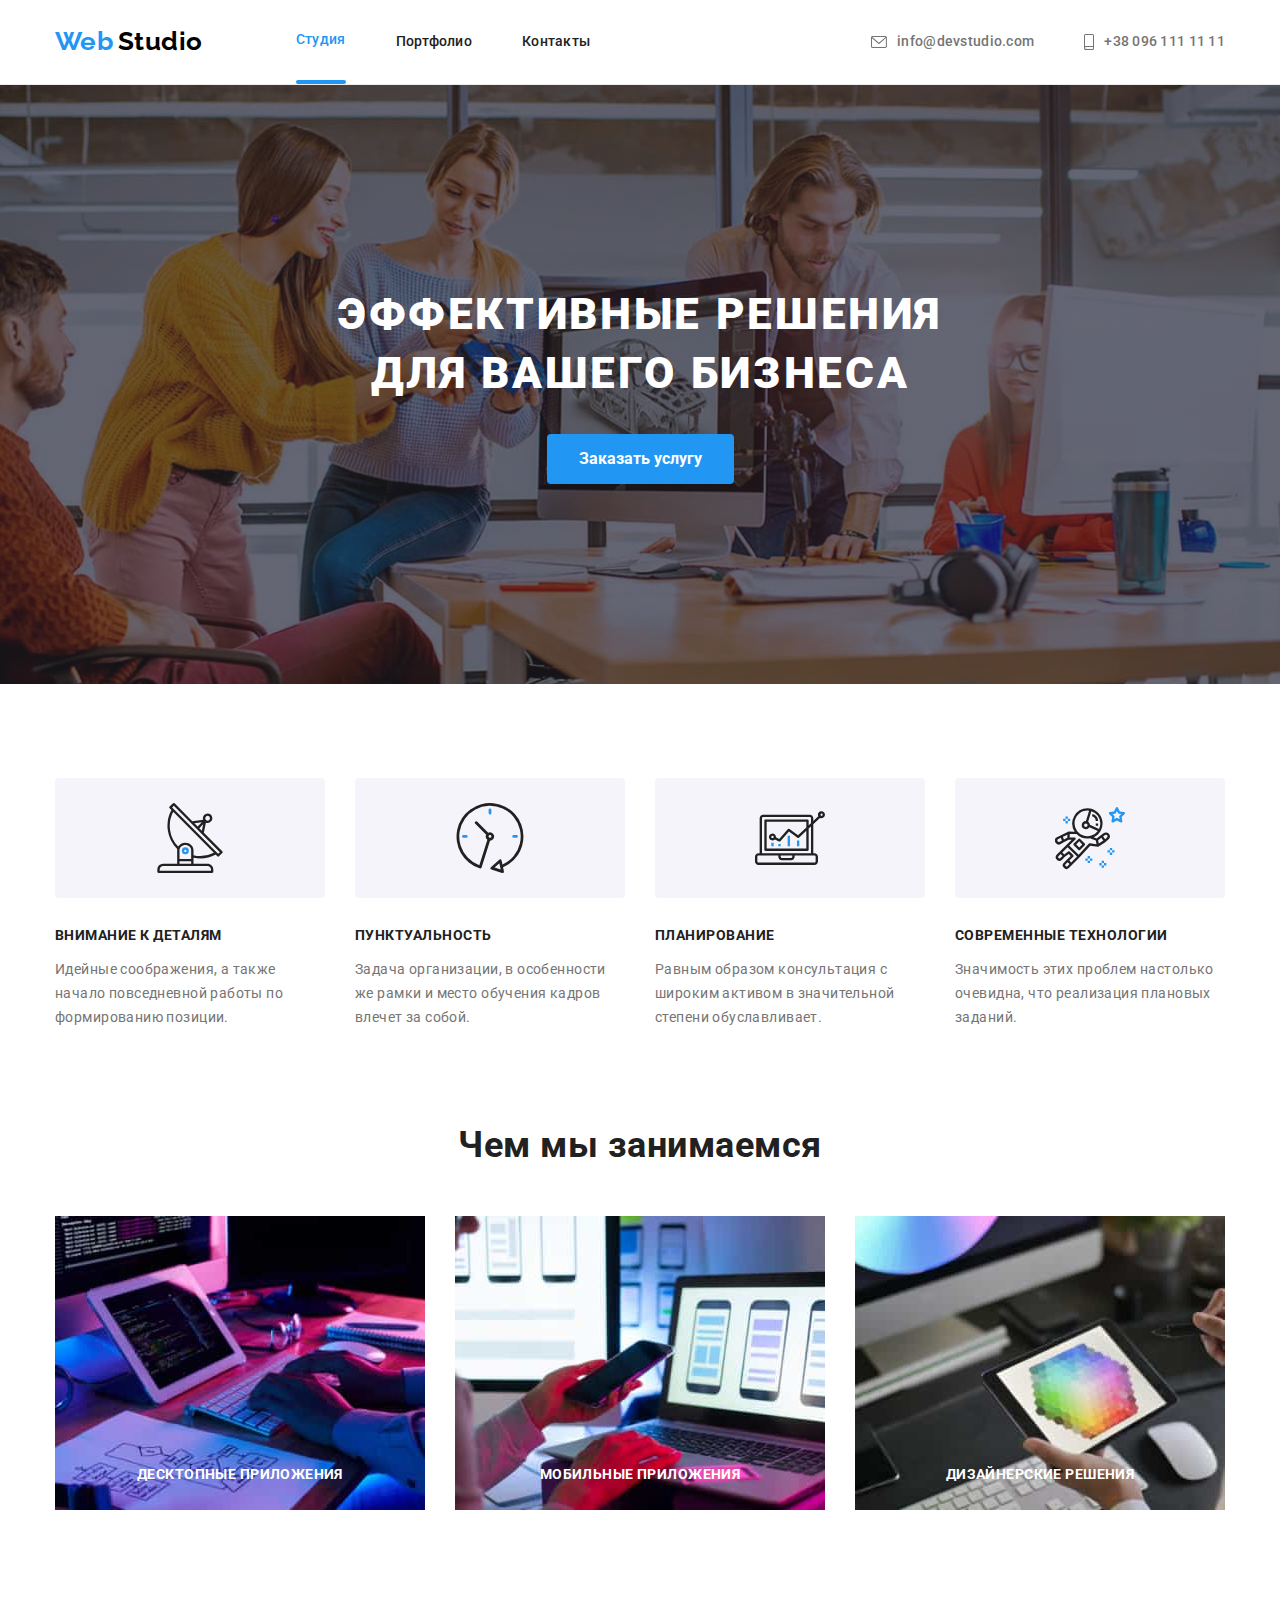
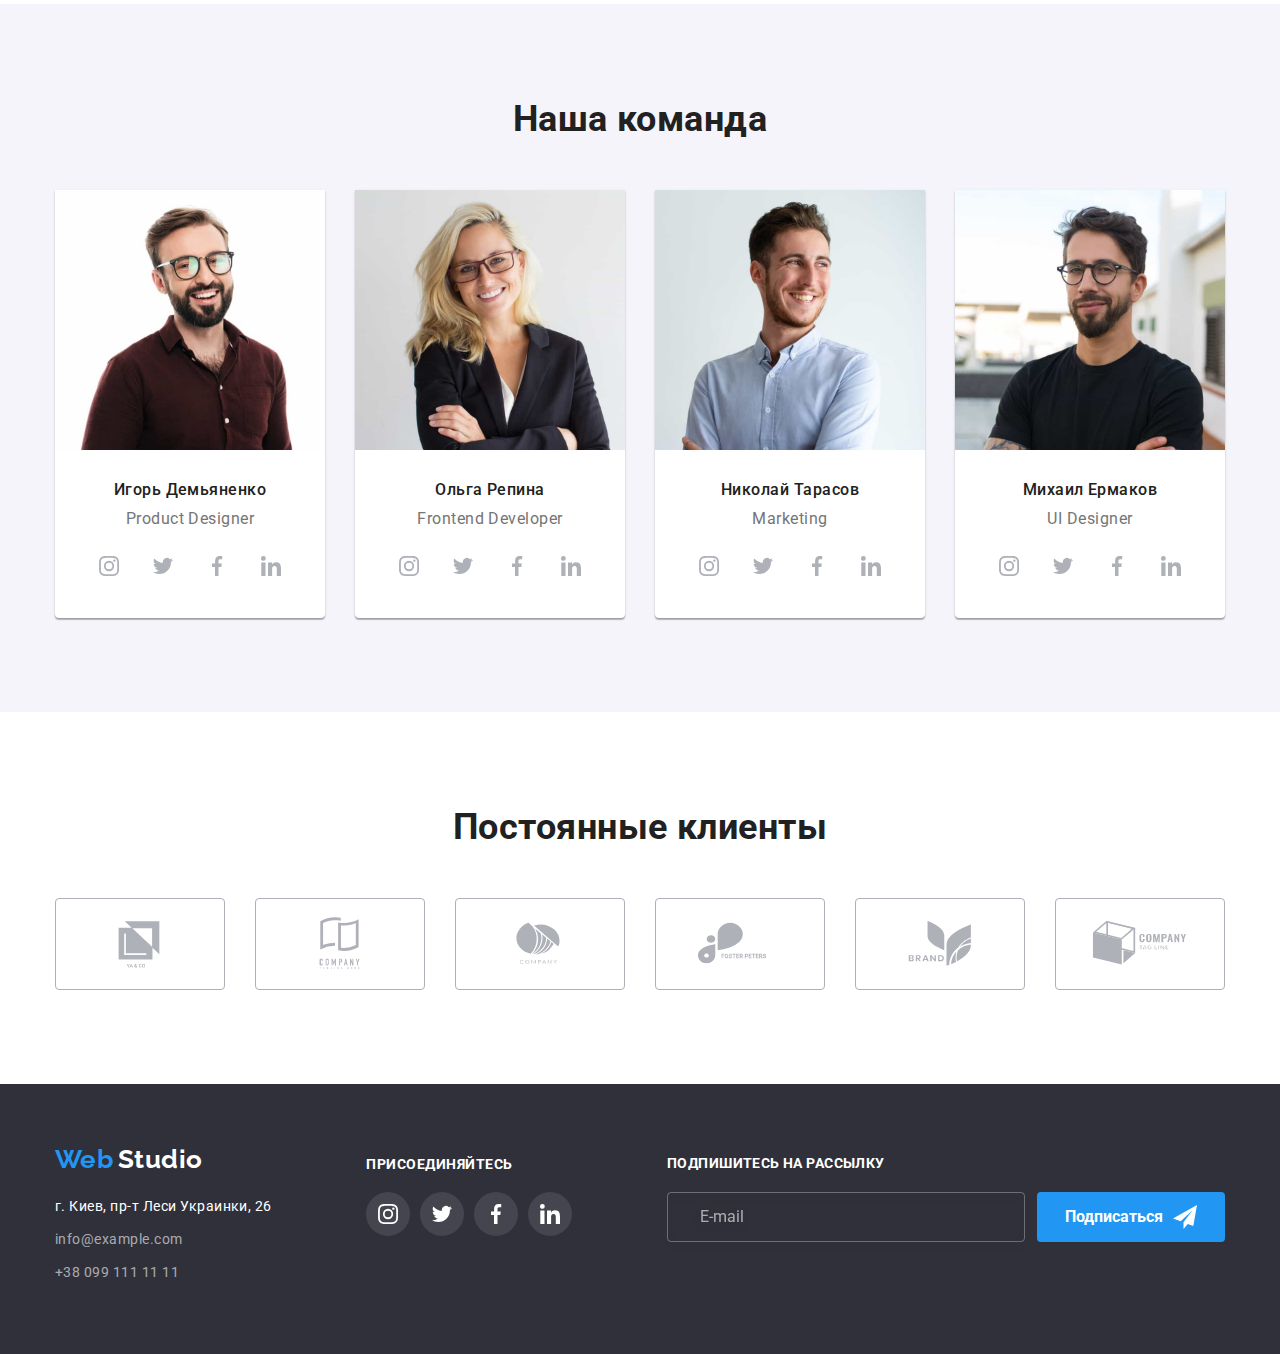
<file: index.html>
<!DOCTYPE html>
<html lang="ru">

<head>
    <meta charset="UTF-8">
    <meta http-equiv="X-UA-Compatible" content="IE=edge">
    <meta name="viewport" content="width=device-width, initial-scale=1.0">
    <link
        href="https://fonts.googleapis.com/css2?family=Raleway:wght@700&family=Roboto:wght@400;500;700;900&display=swap"
        rel="stylesheet" />
    <link rel="stylesheet"
        href="https://cdnjs.cloudflare.com/ajax/libs/modern-normalize/1.1.0/modern-normalize.min.css" />
    <link rel="stylesheet" href="./css/styles.css">
    <title>Студия</title>
</head>

<body>
    <header class="header">
        <nav class="container main-nav">
            <a href="./index.html" class="logo-header">
                <span class="first-word">Web</span> <span class="second-word">Studio</span>
            </a>
            <ul class="site-nav list">
                <li class="item"><a class="link current" href="./index.html">Студия</a></li>
                <li class="item"><a class="link" href="./portfolio.html">Портфолио</a></li>
                <li class="item"><a class="link" href="#Контакты">Контакты</a></li>
            </ul>
            <ul class="site-auto list">
                <li class="item">
                    <a class="contakt-link link" href="mailto:info@devstudio.com">
                        <svg class="icon-envelope" width="16" height="12">
                            <use href="./images/icons1.svg#icon-envelope"></use>
                        </svg>
                        info@devstudio.com
                    </a>
                </li>
                <li class="item">
                    <a class="contakt-link link" href="tel:+380961111111">
                        <svg class="icon-smartphone" width="10" height="16">
                            <use href="./images/icons1.svg#icon-smartphone"></use>
                        </svg>
                        +38 096 111 11 11
                    </a>
                </li>
            </ul>
        </nav>
    </header>

    <main class="main">
        <section class="hero">
            <div class="hero-background">
                <h1 class="hero-title">
                    Эффективные решения <br />
                    для вашего бизнеса
                </h1>
                <button class="button primary" type="button" data-modal-open>Заказать услугу </button>
            </div>
        </section>

        <section class="benefits-section">
            <div class="container">
                <h2 id="Нашипреемущества" class="section-title visually-hidden">Наши преемущества</h2>
                <ul class="feature-list list">
                    <li class="item">
                        <div class="icon-benefits">
                            <svg width="70" height="70">
                                <use href="./images/symbol-defs 2.svg#icon-antenna-1"></use>
                            </svg>
                        </div>
                        <h3 class="title">Внимание к деталям</h3>
                        <p class="text">Идейные соображения, а также начало повседневной работы по формированию
                            позиции.
                        </p>
                    </li>
                    <li class="item ">
                        <div class="icon-benefits">
                            <svg width="70" height="70">
                                <use href="./images/symbol-defs 2.svg#icon-clock-1"></use>
                            </svg>
                        </div>
                        <h3 class="title">Пунктуальность</h3>
                        <p class="text">Задача организации, в особенности же рамки и место обучения кадров влечет за
                            собой.</p>
                    </li>
                    <li class="item">
                        <div class="icon-benefits">
                            <svg width="70" height="70">
                                <use href="./images/symbol-defs 2.svg#icon-diagram-1"></use>
                            </svg>
                        </div>
                        <h3 class="title">Планирование</h3>
                        <p class="text">Равным образом консультация с широким активом в значительной степени
                            обуславливает.</p>
                    </li>
                    <li class="item">
                        <div class="icon-benefits">
                            <svg width="70" height="70">
                                <use href="./images/symbol-defs 2.svg#icon-astronaut-1"></use>
                            </svg>
                        </div>
                        <h3 class="title">Современные технологии</h3>
                        <p class="text">Значимость этих проблем настолько очевидна, что реализация плановых заданий.</p>
                    </li>
                </ul>
            </div>
        </section>
        <section class="work-section">
            <div class="container">
                <h2 class="section-title">Чем мы занимаемся</h2>
                <ul class="work-list list">
                    <li class="item">
                        <div class="work-thumb">
                            <img src="./images/box1.jpg" width="370" height="294" alt="сздание труктуры сайтов" />
                            <div class="label">
                                <p class="text-label">Десктопные приложения</p>
                            </div>
                        </div>
                    </li>
                    <li class="item">
                        <div class="work-thumb">
                            <img src="./images/box2.jpg" width="370" height="294"
                                alt="разработка сайтов под все типы гаджетов">
                            <div class="label">
                                <p class="text-label">Мобильные приложения</p>
                            </div>
                        </div>
                    </li>
                    <li class="item">
                        <div class="work-thumb"><img src="./images/box3.jpg" width="370" height="294"
                                alt="оформление сайтов">
                            <div class="label">
                                <p class="text-label">Дизайнерские решения</p>
                            </div>
                        </div>
                    </li>
                </ul>
            </div>
        </section>
        <!-- ********* -->
        <section class="section team">
            <div class="container team-conteiner">
                <h2 class="section-title">Наша команда</h2>
                <ul class="team-list list">
                    <li class="item">
                        <img class="img" src="./images/foto1.jpg" width="270" height="260" alt="Фото Игоря Демяненко">
                        <div class="team-img">
                            <h3 class="title-img">Игорь Демьяненко</h3>
                            <p class="text-img">Product Designer</p>
                            <!-- social -->
                            <ul class="social-list list">
                                <li class="item">
                                    <button class="button-link" type="button">
                                        <svg class="button-icon" width="20" height="20">
                                            <use href="./images/icons/icons1.svg#icon-instagram">
                                            </use>
                                        </svg>
                                    </button>
                                </li>

                                <li class="item">
                                    <button class="button-link" type="button">
                                        <svg class="button-icon" width="20" height="20">
                                            <use href="./images/icons/icons1.svg#icon-twitter">
                                            </use>
                                        </svg>
                                    </button>
                                </li>

                                <li class="item">
                                    <button class="button-link" type="button">
                                        <svg class="button-icon" width="20" height="20">
                                            <use href="./images/icons/icons1.svg#icon-facebook">
                                            </use>
                                        </svg>
                                    </button>
                                </li>

                                <li class="item">
                                    <button class="button-link" type="button">
                                        <svg class="button-icon" width="20" height="20">
                                            <use href="./images/icons/icons1.svg#icon-linkedin">
                                            </use>
                                        </svg>
                                    </button>
                                </li>
                            </ul>

                        </div>
                    </li>
                    <li class="item">
                        <img class="img" src="./images/foto2.jpg" width="270" height="260" alt="Фото Ольги Репиной">
                        <div class="team-img">
                            <h3 class="title-img">Ольга Репина</h3>
                            <p class="text-img">Frontend Developer</p>
                            <!-- social -->
                            <ul class="social-list list">
                                <li class="item">
                                    <button class="button-link" type="button">
                                        <svg class="button-icon" width="20" height="20">
                                            <use href="./images/icons/icons1.svg#icon-instagram">
                                            </use>
                                        </svg>
                                    </button>
                                </li>

                                <li class="item">
                                    <button class="button-link" type="button">
                                        <svg class="button-icon" width="20" height="20">
                                            <use href="./images/icons/icons1.svg#icon-twitter">
                                            </use>
                                        </svg>
                                    </button>
                                </li>

                                <li class="item">
                                    <button class="button-link" type="button">
                                        <svg class="button-icon" width="20" height="20">
                                            <use href="./images/icons/icons1.svg#icon-facebook">
                                            </use>
                                        </svg>
                                    </button>
                                </li>

                                <li class="item">
                                    <button class="button-link" type="button">
                                        <svg class="button-icon" width="20" height="20">
                                            <use href="./images/icons/icons1.svg#icon-linkedin">
                                            </use>
                                        </svg>
                                    </button>
                                </li>
                            </ul>
                        </div>
                    </li>
                    <li class="item">
                        <img class="img" src="./images/foto3.jpg" width="270" height="260" alt="Фото Николая Тарасова">
                        <div class="team-img">
                            <h3 class="title-img">Николай Тарасов</h3>
                            <p class="text-img">Marketing</p>
                            <!-- social -->
                            <ul class="social-list list">
                                <li class="item">
                                    <button class="button-link" type="button">
                                        <svg class="button-icon" width="20" height="20">
                                            <use href="./images/icons/icons1.svg#icon-instagram">
                                            </use>
                                        </svg>
                                    </button>
                                </li>

                                <li class="item">
                                    <button class="button-link" type="button">
                                        <svg class="button-icon" width="20" height="20">
                                            <use href="./images/icons/icons1.svg#icon-twitter">
                                            </use>
                                        </svg>
                                    </button>
                                </li>

                                <li class="item">
                                    <button class="button-link" type="button">
                                        <svg class="button-icon" width="20" height="20">
                                            <use href="./images/icons/icons1.svg#icon-facebook">
                                            </use>
                                        </svg>
                                    </button>
                                </li>

                                <li class="item">
                                    <button class="button-link" type="button">
                                        <svg class="button-icon" width="20" height="20">
                                            <use href="./images/icons/icons1.svg#icon-linkedin">
                                            </use>
                                        </svg>
                                    </button>
                                </li>
                            </ul>
                        </div>
                    </li>
                    <li class="item">
                        <img class="img" src="./images/foto4.jpg" width="270" height="260" alt="Фото Михаила Ермакова">
                        <div class="team-img">
                            <h3 class="title-img">Михаил Ермаков</h3>
                            <p class="text-img">UI Designer</p>
                            <!-- social -->
                            <ul class="social-list list">
                                <li class="item">
                                    <button class="button-link" type="button">
                                        <svg class="button-icon" width="20" height="20">
                                            <use href="./images/icons/icons1.svg#icon-instagram">
                                            </use>
                                        </svg>
                                    </button>
                                </li>

                                <li class="item">
                                    <button class="button-link" type="button">
                                        <svg class="button-icon" width="20" height="20">
                                            <use href="./images/icons/icons1.svg#icon-twitter">
                                            </use>
                                        </svg>
                                    </button>
                                </li>

                                <li class="item">
                                    <button class="button-link" type="button">
                                        <svg class="button-icon" width="20" height="20">
                                            <use href="./images/icons/icons1.svg#icon-facebook">
                                            </use>
                                        </svg>
                                    </button>
                                </li>

                                <li class="item">
                                    <button class="button-link" type="button">
                                        <svg class="button-icon" width="20" height="20">
                                            <use href="./images/icons/icons1.svg#icon-linkedin">
                                            </use>
                                        </svg>
                                    </button>
                                </li>
                            </ul>
                        </div>
                    </li>
                </ul>
            </div>
        </section>
        <section class="clients">
            <div class="container">
                <h2 class="section-title">Постоянные клиенты</h2>
                <ul class="clients-list list">
                    <li class="clients-item">
                        <a href="#" class="button-client">
                            <svg class="icon" width="106" height="60">
                                <use href="./images/icons/icons1.svg#icon-company-1"></use>
                            </svg>
                        </a>
                    </li>
                    <li class="clients-item">
                        <a href="#" class="button-client">
                            <svg class="icon" width="106" height="60">
                                <use href="./images/icons/icons1.svg#icon-company-2"></use>
                            </svg>
                        </a>
                    </li>
                    <li class="clients-item">
                        <a href="#" class="button-client">
                            <svg class="icon" width="106" height="60">
                                <use href="./images/icons/icons1.svg#icon-company-3"></use>
                            </svg>
                        </a>
                    </li>
                    <li class="clients-item">
                        <a href="#" class="button-client">
                            <svg class="icon" width="106" height="60">
                                <use href="./images/icons/icons1.svg#icon-company-4"></use>
                            </svg>
                        </a>
                    </li>
                    <li class="clients-item">
                        <a href="#" class="button-client">
                            <svg class="icon" width="106" height="60">
                                <use href="./images/icons/icons1.svg#icon-company-5"></use>
                            </svg>
                        </a>
                    </li>
                    <li class="clients-item">
                        <a href="#" class="button-client">
                            <svg class="icon" width="106" height="60">
                                <use href="./images/icons/icons1.svg#icon-company-6"></use>
                            </svg>
                        </a>
                    </li>
                </ul>
            </div>
        </section>
    </main>
    <footer class="footer">
        <div class="container">
            <div class="contact-info">
                <div class="footer-container">
                    <a class="logo-footer" href="./index.html">
                        <span class="first-word">Web</span>
                        <span class="second-word">Studio
                        </span>
                    </a>
                    <address class="addres">
                        <p class="addres-text">г. Киев, пр-т Леси Украинки, 26</p>
                        <a class="addres-link" href="mailto:">info@example.com</a>
                        <a class="addres-link" href="tel:+380961111111">+38 099 111 11 11</a>
                    </address>
                </div>
            </div>
            <section class="footer-section">
                <div class="footer-container">
                    <h2 class="footer-title">присоединяйтесь</h2>
                    <ul class="networks-list list">
                        <li class="icon">
                            <button class="button-link" type="button">
                                <svg class="button-icon" width="20" height="20">
                                    <use href="./images/icons/icons1.svg#icon-instagram"></use>
                                </svg>
                            </button>
                        </li>
                        <li class="icon">
                            <button class="button-link" type="button">
                                <svg class="button-icon" width="20" height="20">
                                    <use href="./images/icons/icons1.svg#icon-twitter"></use>
                                </svg>
                            </button>
                        </li>
                        <li class="icon">
                            <button class="button-link" type="button">
                                <svg class="button-icon" width="20" height="20">
                                    <use href="./images/icons/icons1.svg#icon-facebook"></use>
                                </svg>
                            </button>
                        </li>
                        <li class="icon">
                            <button class="button-link" type="button">
                                <svg class="button-icon" width="20" height="20">
                                    <use href="./images/icons/icons1.svg#icon-linkedin"></use>
                                </svg>
                            </button>
                        </li>
                    </ul>
                </div>
            </section>
            <section class="footer-section form">
                <h2 class="form-title"> Подпишитесь на рассылку</h2>
                <form class="form">
                    <input class="email" type="email" placeholder="E-mail" />
                    <button class="button primary" type="submit">
                        Подписаться
                        <svg class="form-icon-footer" width="24" height="24">
                            <use href="./images/icons/icons1.svg#icon-send"></use>
                        </svg>
                    </button>
                </form>
            </section>
        </div>
    </footer>

    <div class="backdrop is-hidden" data-modal>
        <div class="modal">
            <div class="modal-conteiner">
                <button class="button-close" type="button" data-modal-close>
                    <svg class="close" width="18" height="18">
                        <use href="./images/symbol-defs.svg#icon-close-black-18dp-2-1-1"></use>
                    </svg>
                </button>
            </div>


            <form class="js-speaker-form" autocomplete="off">
                <b class="form-title-modal">Оставьте свои данные, мы вам перезвоним</b>
                <div class="form-field">
                    <label class="form-field-label">Имя
                    </label>
                    <div class="form-field-inner">
                        <input class="form-field-input" type="text" name="name">
                        <svg class="form-field-icon" width="18" height="18">
                            <use href="./images/icons/icons1.svg#icon-person"></use>
                        </svg>
                    </div>
                </div>

                <div class="form-field">
                    <label class="form-field-label">Телефон
                    </label>
                    <div class="form-field-inner">
                        <input class="form-field-input" type="text" name="name">
                        <svg class="form-field-icon" width="18" height="18">
                            <use href="./images/icons/icons1.svg#icon-call"></use>
                        </svg>
                    </div>
                </div>

                <div class="form-field">
                    <label class="form-field-label">Почта
                    </label>
                    <div class="form-field-inner">
                        <input class="form-field-input" type="text" name="name">
                        <svg class="form-field-icon" width="18" height="18">
                            <use href="./images/icons/icons1.svg#icon-email"></use>
                        </svg>
                    </div>
                </div>

                <label class="form-field last-field">
                    <span class="modal-label">Комментарий</span>
                    <textarea name="comment" placeholder="Введите текст"></textarea>
                </label>

                <label class="form-check">
                    <input class="checkbox" type="checkbox" name="agreement" />
                    <span class="checkbox-icon"></span>
                    <span class="modal-label last-label">Соглашаюсь с рассылкой и принимаю
                        <a class="form-link" href="">Условия договора</a></span>
                </label>


                <div class="form-button">
                    <button type="submit" class="button modal-primary">Отправить</button>
                </div>
            </form>
        </div>
    </div>

    <script src="./js/modal.js"></script>

</body>

</html>
</file>
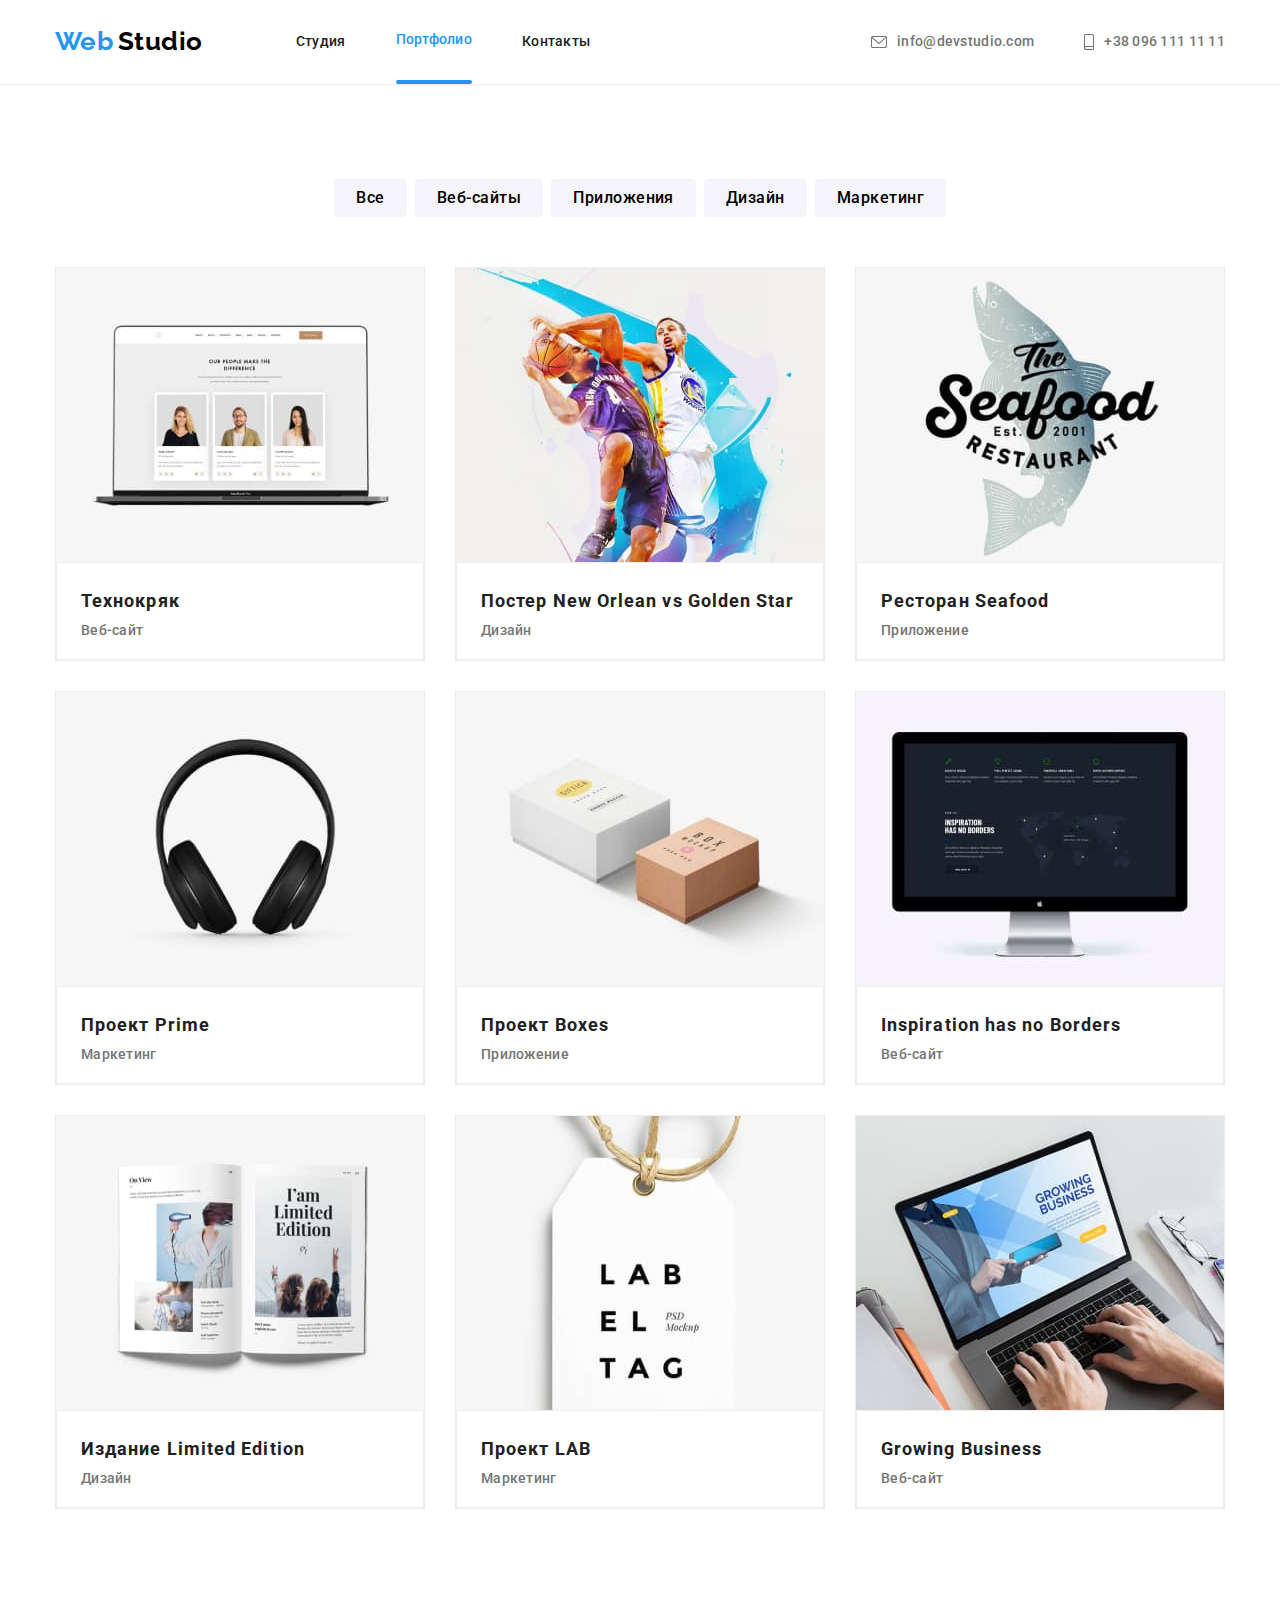
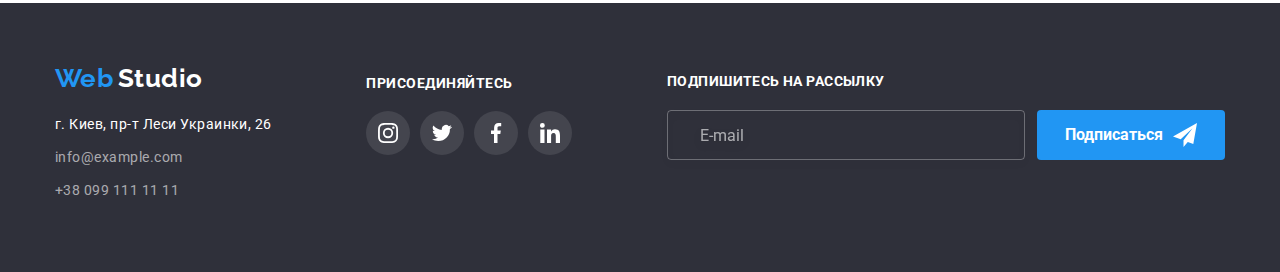
<file: portfolio.html>
<!DOCTYPE html>
<html lang="ru">

<head>
    <meta charset="UTF-8">
    <meta http-equiv="X-UA-Compatible" content="IE=edge">
    <meta name="viewport" content="width=device-width, initial-scale=1.0">
    <link
        href="https://fonts.googleapis.com/css2?family=Raleway:wght@700&family=Roboto:wght@400;500;700;900&display=swap"
        rel="stylesheet" />
    <link rel="stylesheet"
        href="https://cdnjs.cloudflare.com/ajax/libs/modern-normalize/1.1.0/modern-normalize.min.css" />

    <link rel="stylesheet" href="./css/styles.css" />
    <title>Портфолио</title>
</head>

<body>
    <header class="header">
        <nav class="container main-nav">
            <a href="./index.html" class="logo-header">
                <span class="first-word">Web</span> <span class="second-word">Studio</span>
            </a>
            <ul class="site-nav list">
                <li class="item"><a class="link" href="./index.html">Студия</a></li>
                <li class="item"><a class="link current" href="./portfolio.html">Портфолио</a></li>
                <li class="item"><a class="link" href="#Контакты">Контакты</a></li>
            </ul>
            <ul class="site-auto list">
                <li class="item">
                    <a class="contakt-link link" href="mailto:info@devstudio.com">
                        <svg class="icon-envelope" width="16" height="12">
                            <use href="./images/icons1.svg#icon-envelope"></use>
                        </svg>
                        info@devstudio.com
                    </a>
                </li>
                <li class="item">
                    <a class="contakt-link link" href="tel:+380961111111">
                        <svg class="icon-smartphone" width="10" height="16">
                            <use href="./images/icons1.svg#icon-smartphone"></use>
                        </svg>
                        +38 096 111 11 11
                    </a>
                </li>
            </ul>
        </nav>
    </header>
    <main>
        <section class="portfolio">
            <div class="container">
                <h2 class="section-title visually-hidden">Наши работы</h2>
                <ul class="filtr-list list">
                    <li class="item"><button class="button secondary" type="button">Все</button></li>
                    <li class="item"><button class="button secondary" type="button">Веб-сайты</button></li>
                    <li class="item"><button class="button secondary" type="button">Приложения</button></li>
                    <li class="item"><button class="button secondary" type="button">Дизайн</button></li>
                    <li class="item"><button class="button secondary" type="button">Маркетинг</button></li>
                </ul>

                <ul class="portfolio-list list">

                    <li class="item">
                        <a href="#" class="link">
                            <div class="portfolio-link">
                                <div class="thumb">
                                    <img src="./images/img2.1.jpg" width="370" alt="ноутбук с изображением" />
                                    <div class="portfolio-overlay">
                                        <div class="overlay-text">
                                            <p>Ресурс предлагает комплексные предложения с разным уровнем
                                                функционала и сервисов. Все это позволит посетителю получить
                                                исчерпывающие сведения о компании или частном лице.
                                            </p>
                                        </div>
                                    </div>
                                </div>
                                <div class="portfolio-meta name">
                                    <h2 class="title">Технокряк</h2>
                                    <p class="text">Веб-сайт</p>
                                </div>
                            </div>
                        </a>
                    </li>

                    <li class="item">
                        <a href="#" class="link">
                            <div class="portfolio-link">
                                <div class="thumb">
                                    <img src="./images/img2.2.jpg" width="370" alt="два баскетболиста" />
                                    <div class="portfolio-overlay">
                                        <div class="overlay-text">
                                            <p>Ресурс предлагает комплексные предложения с разным уровнем
                                                функционала и сервисов. Все это позволит посетителю получить
                                                исчерпывающие сведения о компании или частном лице.
                                            </p>
                                        </div>
                                    </div>
                                </div>
                                <div class="portfolio-meta name">
                                    <h2 class="title">Постер New Orlean vs Golden Star</h2>
                                    <p class="text">Дизайн</p>
                                </div>
                            </div>
                        </a>
                    </li>

                    <li class="item">
                        <a href="#" class="link">
                            <div class="portfolio-link">
                                <div class="thumb">
                                    <img src="./images/img2.3.jpg" width="370" alt="логотип ресторана" />
                                    <div class="portfolio-overlay">
                                        <div class="overlay-text">
                                            <p>Ресурс предлагает комплексные предложения с разным уровнем
                                                функционала и сервисов. Все это позволит посетителю получить
                                                исчерпывающие сведения о компании или частном лице.
                                            </p>
                                        </div>
                                    </div>
                                </div>
                                <div class="portfolio-meta name">
                                    <h2 class="title">Ресторан Seafood</h2>
                                    <p class="text">Приложение</p>
                                </div>
                            </div>
                        </a>
                    </li>

                    <li class="item">
                        <a href="#" class="link">
                            <div class="portfolio-link">
                                <div class="thumb">
                                    <img src="./images/img2.4.jpg" width="370" alt="наушники" />
                                    <div class="portfolio-overlay">
                                        <div class="overlay-text">
                                            <p>Ресурс предлагает комплексные предложения с разным уровнем
                                                функционала и сервисов. Все это позволит посетителю получить
                                                исчерпывающие сведения о компании или частном лице.
                                            </p>
                                        </div>
                                    </div>
                                </div>
                                <div class="portfolio-meta name">
                                    <h2 class="title">Проект Prime</h2>
                                    <p class="text">Маркетинг</p>
                                </div>
                            </div>
                        </a>
                    </li>

                    <li class="item">
                        <a href="#" class="link">
                            <div class="portfolio-link">
                                <div class="thumb">
                                    <img src="./images/img2.5.jpg" width="370" alt="две коробки" />
                                    <div class="portfolio-overlay">
                                        <div class="overlay-text">
                                            <p>Ресурс предлагает комплексные предложения с разным уровнем
                                                функционала и сервисов. Все это позволит посетителю получить
                                                исчерпывающие сведения о компании или частном лице.
                                            </p>
                                        </div>
                                    </div>
                                </div>
                                <div class="portfolio-meta name">
                                    <h2 class="title">Проект Boxes</h2>
                                    <p class="text">Приложение</p>
                                </div>
                            </div>
                        </a>
                    </li>
                    <li class="item">
                        <a href="#" class="link">
                            <div class="portfolio-link">
                                <div class="thumb">
                                    <img src="./images/img2.6.jpg" width="370" alt="монитор" />
                                    <div class="portfolio-overlay">
                                        <div class="overlay-text">
                                            <p>Ресурс предлагает комплексные предложения с разным уровнем
                                                функционала и сервисов. Все это позволит посетителю получить
                                                исчерпывающие сведения о компании или частном лице.
                                            </p>
                                        </div>
                                    </div>
                                </div>
                                <div class="portfolio-meta name">
                                    <h2 class="title">Inspiration has no Borders</h2>
                                    <p class="text">Веб-сайт</p>
                                </div>
                            </div>
                        </a>
                    </li>
                    <li class="item">
                        <a href="#" class="link">
                            <div class="portfolio-link">
                                <div class="thumb">
                                    <img src="./images/img2.7.jpg" width="370" alt="журнал" />
                                    <div class="portfolio-overlay">
                                        <div class="overlay-text">
                                            <p>Ресурс предлагает комплексные предложения с разным уровнем
                                                функционала и сервисов. Все это позволит посетителю получить
                                                исчерпывающие сведения о компании или частном лице.
                                            </p>
                                        </div>
                                    </div>
                                </div>
                                <div class="portfolio-meta name">
                                    <h2 class="title">Издание Limited Edition</h2>
                                    <p class="text">Дизайн</p>
                                </div>
                            </div>
                        </a>
                    </li>

                    <li class="item">
                        <a href="#" class="link">
                            <div class="portfolio-link">
                                <div class="thumb">
                                    <img src="./images/img2.8.jpg" width="370" alt="реклама проекта на этикетке">
                                    <div class="portfolio-overlay">
                                        <div class="overlay-text">
                                            <p>Ресурс предлагает комплексные предложения с разным уровнем
                                                функционала и сервисов. Все это позволит посетителю получить
                                                исчерпывающие сведения о компании или частном лице.
                                            </p>
                                        </div>
                                    </div>
                                </div>
                                <div class="portfolio-meta name">
                                    <h2 class="title">Проект LAB</h2>
                                    <p class="text">Маркетинг</p>
                                </div>
                            </div>
                        </a>
                    </li>

                    <li class="item">
                        <a href="#" class="link">
                            <div class="portfolio-link">
                                <div class="thumb">
                                    <img src="./images/img2.9.jpg" width="370" alt="человек работает на компьютере">
                                    <div class="portfolio-overlay">
                                        <div class="overlay-text">
                                            <p>Ресурс предлагает комплексные предложения с разным уровнем
                                                функционала и сервисов. Все это позволит посетителю получить
                                                исчерпывающие сведения о компании или частном лице.
                                            </p>
                                        </div>
                                    </div>
                                </div>
                                <div class="portfolio-meta name">
                                    <h2 class="title">Growing Business</h2>
                                    <p class="text">Веб-сайт</p>
                                </div>
                            </div>
                        </a>
                    </li>
                </ul>
            </div>
        </section>
    </main>
    <footer class="footer">
        <div class="container">
            <div class="contact-info">
                <div class="footer-container">
                    <a class="logo-footer" href="./index.html">
                        <span class="first-word">Web</span>
                        <span class="second-word">Studio
                        </span>
                    </a>
                    <address class="addres">
                        <p class="addres-text">г. Киев, пр-т Леси Украинки, 26</p>
                        <a class="addres-link" href="mailto:">info@example.com</a>
                        <a class="addres-link" href="tel:+380961111111">+38 099 111 11 11</a>
                    </address>
                </div>
            </div>
            <section class="footer-section">
                <div class="footer-container">
                    <h2 class="footer-title">присоединяйтесь</h2>
                    <ul class="networks-list list">
                        <li class="icon">
                            <button class="button-link" type="button">
                                <svg class="button-icon" width="20" height="20">
                                    <use href="./images/icons/icons1.svg#icon-instagram"></use>
                                </svg>
                            </button>
                        </li>
                        <li class="icon">
                            <button class="button-link" type="button">
                                <svg class="button-icon" width="20" height="20">
                                    <use href="./images/icons/icons1.svg#icon-twitter"></use>
                                </svg>
                            </button>
                        </li>
                        <li class="icon">
                            <button class="button-link" type="button">
                                <svg class="button-icon" width="20" height="20">
                                    <use href="./images/icons/icons1.svg#icon-facebook"></use>
                                </svg>
                            </button>
                        </li>
                        <li class="icon">
                            <button class="button-link" type="button">
                                <svg class="button-icon" width="20" height="20">
                                    <use href="./images/icons/icons1.svg#icon-linkedin"></use>
                                </svg>
                            </button>
                        </li>
                    </ul>
                </div>
            </section>
            <section class="footer-section form">
                <h2 class="form-title"> Подпишитесь на рассылку</h2>
                <form class="form">
                    <input class="email" type="email" placeholder="E-mail" />
                    <button class="button primary" type="submit">
                        Подписаться
                        <svg class="form-icon-footer" width="24" height="24">
                            <use href="./images/icons/icons1.svg#icon-send"></use>
                        </svg>
                    </button>
                </form>
            </section>
        </div>
    </footer>


</body>

</html>
</file>
<file: css/styles.css>
html{
   box-sizing: border-box;
  -webkit-text-size-adjust: 100%;
}
*,
*::before,
*::after{
  box-sizing: inherit;
}
:root {
  --primary-text-color: #757575;
  --white-text-color: #ffffff;
  --title-text-color: #212121;
  --black-text-color: #000000;
  --accent-color: #2196f3;

  --footer-link-color: rgba(255, 255, 255, 0.6);
  --footer-hover-color: rgba(33, 150, 243, 0.6);
  --footer-icon-contact: rgba(255, 255, 255, 0.1);

  --dark-bgc: #2f303a;
  --hero-bgc: #c4c4c4;

  --button-navigation-color: #f5f4fa;
  --button-pripary-hover: #188ce8;

  --border-nav-color: #ececec;
  --border-portfolio-color: #eeeeee;
  --border-clients-color: #afb1b8;

  --sotial-link-color: #afb1b8;
  --backdrop-bgc: rgba(0, 0, 0, 0.2);
  --placeholder-text-color: rgba(117, 117, 117, 0.5);
}



/* works*/

.work-list {
  display: flex;
}

.item .img+.img {
  margin-left: 30px;
}

.work-thumb{
   position: relative;
}

.label {
  position: absolute;
  right: 0;
  left: 0;
  bottom: 0;

  height: 70px;
  display: flex;
  justify-content: center;
  align-items: center;
 
}

.text-label{
  position: absolute;

    font-family: 'Roboto';
    font-style: normal;
    font-weight: 700;
    font-size: 14px;
    line-height: 1.14;
    text-align: center;
    letter-spacing: 0.03em;
    text-transform: uppercase;
    color: var(--white-text-color);
}


.container{
  padding-left: 15px;
  padding-right: 15px;
  margin-left: auto;
  margin-right: auto;
  width: 1200px;    
}

body {
  background-color: var(--white-text-color);
  color: var(--primary-text-color);
  margin: 0;
  font-family: 'Roboto', sans-serif;
  letter-spacing: 0.03em;
}

a {
  text-decoration: none;

  cursor: pointer;
}

.visually-hidden{
position: absolute;
  width: 1px;
  height: 1px;
  margin: -1px;
  border: 0;
  padding: 0;

  white-space: nowrap;
  clip-path: inset(100%);
  clip: rect(0 0 0 0);
  overflow: hidden;
}

.list {
  list-style-type: none;
  margin: 0;
  padding: 0;
}

/*Навигация сайта*/ 

.header {
  border-bottom: 1px solid var(--border-nav-color);
}

.header>.main-nav {
  display: flex;
  align-items: center;
}

.site-nav {
  display: flex;
  margin-left: 93px;
}

.site-nav .item+.item {
  margin-left: 50px;
}

/* .site-nav .item:not(:last-child) {
  margin-right: 50px;
} */

.site-nav .link {
  display: block;
  padding-top: 32px;
  padding-bottom: 32px;
  font-family: 'Roboto';
    font-style: normal;
    font-weight: 500;
    font-size: 14px;
    line-height: 1.4;
    letter-spacing: 0.02em;
    transition: color 250ms cubic-bezier(0.4, 0, 0.2, 1);

  color: var(--title-text-color);
}

.site-nav .link:hover,
.site-nav .link:focus {
  color: var(--accent-color);
}

.site-nav .link.current {
  color: var(--accent-color);
  font-family: 'Roboto';
    font-style: normal;
    font-weight: 500;
    font-size: 14px;
    line-height: 1.14;
    letter-spacing: 0.02em;
}

.item{
  position: relative;
}

.link.current::after{
content: "";
position: absolute;
display: block;
width: 100%;
height: 4px;
left: 0;
bottom: 0;
background-color: var(--accent-color);
border-radius: 2px;
}


.icon-envelope {
  width: 16px;
  height: 12px;
  }

.icon-smartphone{
  width: 10px;
  height: 16px;
}
 
.site-auto .contakt-link {
  color: var(--primary-text-color);
  font-family: 'Roboto';
    font-style: normal;
    font-weight: 500;
    font-size: 14px;
    line-height: 1.4;
    letter-spacing: 0.02em;
    transition: color 250ms cubic-bezier(0.4, 0, 0.2, 1);
}

.contakt-link:hover,
.contakt-link:focus  {
  color: var(--accent-color);
}


.site-auto {
  display: flex;
  margin-left: auto;
}

.contakt-link {
display: flex;
align-items: center;
justify-content: center; 
fill: var(--primary-text-color);
}

.icon-smartphone, 
.icon-envelope {
  margin-right: 10px;
  fill: currentColor;
}
  
.site-auto .item+.item {
  margin-left: 50px;
}

/* logo decoration */
.logo-header>span{
  font-family: 'Raleway', sans-serif;
  font-weight: 700;
  font-size: 26px;
  line-height: 1.19;
  display: inline-block;
  padding-top: 24px;
  padding-bottom: 25px;
  transition: color 250ms cubic-bezier(0.4, 0, 0.2, 1)
}
.logo-header:hover>span,
.logo-header:focus>span {
  color: var(--footer-hover-color);
}

.first-word {
  color: var(--accent-color);
}
.second-word {
  color: var(--black-text-color);
}
.logo-footer:hover > span,
.logo-footer:focus > span {
  color: var(--footer-hover-color);
}


/* decoration of logo in footer */
.footer .second-word {
  color: var(--white-text-color);
}

/*hero section*/
.hero {
  /* background-color: var(--dark-bgc); */
  text-align: center;
  /* font-family: 'Roboto'; */
  width:100%;
  /* padding: 200px 0; */
  
   }    

.hero-background{
   max-width: 1600px;
    padding: 200px 0;
    margin-right: auto;
    margin-left: auto;
  
    background-color: var(--hero-bgc);
    background-repeat: no-repeat;
    background-position: center;
    background-size: cover;
  
    background-image: linear-gradient(rgba(47, 48, 58, 0.4), rgba(47, 48, 58, 0.4)),url('../images/background/Img.jpg');

}
.overlay{  
  height: 600px;
  max-width: 1600px;
  background-image:
      url('../images/background/Img.jpg');
    background-image: linear-gradient rgba(47, 48, 58, 0.4);
    background-repeat: no-repeat;
    background-position: center;
    background-size: cover;
}
.hero-title {
  color: var(--white-text-color);
  margin-top: 0;
  margin-bottom: 30;
   padding-bottom: 0;
   font-weight: 900;
  font-size: 44px;
  line-height: 1.36;
  text-align: center;
  letter-spacing: 0.06em;
  text-transform: uppercase;
  outline: 2px  #2196f3;
}

 /* section */

.section-title {
  color: var(--title-text-color);

  font-weight: 700;
  font-size: 36px;
  line-height: 1.17;
  text-align: center;
  margin-top: 0;
  margin-bottom: 50px;

}
.footer{
width: 1200;
padding-right: 15px;
padding-left: 15px;
display: flex;
}

.visually-hidden{
  position: absolute;
    width: 1px;
    height: 1px;
    margin: -1px;
    border: 0;
    padding: 0;
  
    white-space: nowrap;
    clip-path: inset(100%);
    clip: rect(0 0 0 0);
    overflow: hidden;
}

.benefits-section{
  display: flex;
  padding-bottom: 94px;
  padding-top: 94px;
   justify-content: center;
}
.work-section {
  display: flex;
  padding-bottom: 94px;
  justify-content: center;
}
/* features */
.feature-list {
  display: flex;
  justify-content: space-between;
}

.feature-list .title {
  color: var(--title-text-color);

  
  font-weight: 700;
  font-size: 14px;
  line-height: 1.14;
  text-transform: uppercase;
  padding-left: 0;

}
.feature-list .item{
  width: 270px;
}

.feature-list .item+.item {
  margin-left: 30px;
}
.icon-envope{
  display: flex;
    justify-content: center;
    align-items: center;
}



.icon-benefits {
display: flex;
justify-content: center;
align-items: center;
width: 270px;
height: 120px;
margin-bottom: 30px;
background-color: var(--button-navigation-color);
border-radius: 4px;
}


.feature-list{
display: flex;
}
.feature-list .text {
  font-size: 14px;
  line-height: 1.71;
  font-weight: 400;
  letter-spacing: 0.03em;
  padding-left: 0;
  }

/* works */
/* .work{
  padding: 0; */
}

.work-section{
 display: flex;
   padding-bottom: 94px;
   padding-top: 0;

}

 .work-list{
  display: flex;
  justify-content: center;
}

.work-list .item +.item {
  margin-left: 30px;
}

/* team */
.team{
  background-color: var(--button-navigation-color);
  padding: 94px 0;
}

.team-img{
  padding-top: 30px ;
  padding-bottom: 30px;
}
.team {
  background-color: var(--button-navigation-color);
}

.team-conteiner {
  margin-bottom: 0;
}

.team-list {
  display: flex;
  margin-top: 0;
  margin-bottom: 0;
}

.team-list > .item:not(:nth-last-child(-n + 1)) {
  margin-right: 30px;
}

.team-list > .item {
  text-align: center;
  background-color: var(--white-text-color);
  box-shadow: 0px 1px 3px rgba(0, 0, 0, 0.12), 0px 1px 1px rgba(0, 0, 0, 0.14),
    0px 2px 1px rgba(0, 0, 0, 0.2);
  border-radius: 0px 0px 4px 4px;
}

.team-list .title {
  margin-top: 0;
  margin-bottom: 10px;

  color: var(--title-text-color);

  font-weight: 500;
  font-size: 16px;
  line-height: 1.19;
}
.team-img {
  padding: 30px 0;
}

.team-list p {
  margin: 0 0 16px 0;
}

.team-list .button-link {
  fill: var(--sotial-link-color);
}

.team-list .button-link:hover,
.team-list .button-link:focus {
  fill: var(--white-text-color);
  background-color: var(--accent-color);
  
}
.section-team {
  background-color: var(--background-color);
}
.social-list {
  display: flex;
  justify-content: center;
  margin-top: 16px;
}

.social-list .item+.item {
  margin-left: 10px;
}
.social-links list {
  display: flex;
  justify-content: center;
  margin: 0;
  padding: 0;

}

/* .list {
  display: flex;
  padding-right: 32px;
  padding-left: 32px;
} */

.buutton-link{
  margin: 0;
  padding: 0;
}

.button-link {
  display: flex;
  align-items: center;
  justify-content: center;
  width: 44px;
  height: 44px;
  padding: 0;

  border: none;
  border-radius: 50%;
  background-color: var(--footer-icon-contact);
  transition: background-color 250ms cubic-bezier(0.4, 0, 0.2, 1);
}

.button-link {
  fill: var(--white-text-color);
}

.button-link:hover,
.button-link:focus {
  background-color: var(--accent-color);
}


.filtr-list {
  display: flex;
  justify-content: center;
  margin-top: 0;
  margin-bottom: 50px;
 
 
}

.filtr-list .item:not(:nth-last-child(-n + 1)) {
  margin-right: 8px;
}

/* TEAM */

.team {
  background-color: var(--button-navigation-color);
}

.team-conteiner {
  margin-bottom: 0;
}

.team-list {
  display: flex;
  margin-top: 0;
  margin-bottom: 0;
}
.team-img {
  display: block;
}
.img{
display: block;
}

img {
  display: block;
}
.team-list>.item:not(:nth-last-child(-n + 1)) {
  margin-right: 30px;
}

.team-list > .item {
  text-align: center;
  background-color: var(--white-text-color);
  box-shadow: 0px 1px 3px rgba(0, 0, 0, 0.12), 0px 1px 1px rgba(0, 0, 0, 0.14),
    0px 2px 1px rgba(0, 0, 0, 0.2);
  border-radius: 0px 0px 4px 4px;
}

.team-list .title-img {
  margin-top: 0;
  margin-bottom: 10px;

  color: var(--title-text-color);

  font-weight: 500;
  font-size: 16px;
  line-height: 1.19;
}

.team-img {
  padding: 30px 0;
}

.team-list p {
  margin: 0 0 16px 0;
}

.team-list .button-link {
  fill: var(--sotial-link-color);
}

.team-list .button-link:hover,
.team-list .button-link:focus {
  fill: var(--white-text-color);
  background-color: var(--accent-color);
}

/* portfolio photo  */
.portfolio{
  display: flex;
  padding-bottom: 94px;
  padding-top: 94px;
}

.portfolio-list {
  display: flex;
  flex-wrap: wrap;
  margin-right: 0;
  margin-top: 0;
  /* margin-bottom: 20px; */

  font-size: 16px;
  line-height: 1.88;
  letter-spacing: 0.03em;
}

.portfolio-list .item:hover {
box-shadow: 0px 1px 1px rgba(0, 0, 0, 0.12),
0px 4px 4px rgba(0, 0, 0, 0.06),
1px 4px 6px rgba(0, 0, 0, 0.16);
}
.portfolio-list .item {
  width: 370px;
  margin-right: 0;
  margin-bottom: 0;
  border: 1px solid var(--border-portfolio-color);
  
}

.portfolio-list .item:not(:nth-child(3n)) {
  margin-right: 30px;
}
.portfolio-list .item:not(:nth-last-child(-n + 3)) {
  margin-bottom: 30px;
}

.name {
  padding: 20px 24px;
  background: #FFFFFF;
  border: 1px solid #EEEEEE;
}

.portfolio-list {
  font-size: 16px;
  line-height: 1.88;
  letter-spacing: 0.03em;
}

.portfolio-list .title {
  color: var(--title-text-color);

  font-weight: 700;
  font-size: 18px;
  line-height: 2;
  letter-spacing: 0.06em;
  margin-bottom: 4px;
    margin-top: 0;
}

.text{
  margin-bottom: 0;
  margin-top: 0;
}

.text-title {
  font-family: 'Roboto';
  font-weight: 400;
  font-size: 16px;
  line-height: 1.88;
  letter-spacing: 0.03em;
  color: var(--primary-text-color);
}

.team-list .text-img{
  font-family: 'Roboto';
  font-weight: 400;
  font-size: 16px;
  line-height: 1.19;
  letter-spacing: 0.03em;
  color: var(--primary-text-color);
  margin-top: 0;
  margin-bottom: 0;
}

.portfolio-list .link {
  color: var(--primary-text-color);
}

.portfolio-list .link:hover,
.portfolio-list .link:focus, {
  color: var(--accent-color);
}

/* button */
button {
  font-family: inherit;
  
}

.button {
  background-color: var(--background-color);
  color: var(--button-word-color);
  font-weight: 500;
  font-size: 16px;
  line-height: 1.62;
  text-align: center;
  cursor: pointer;
  text-decoration: none;
  display: inline-block;
  border-radius: 4px; 
  border: 1px solid transparent;
    }

.button.primary {
  background-color: var(--accent-color);
  color: var(--white-text-color);
/* display: inline-block; */
font-family: 'Roboto';
  font-weight: 700;
  font-size: 16px;
  line-height: 1.88;
  align-items: center;
  text-align: center;
  padding-right: 32px;
  padding-left: 32px;
  padding-top: 10px;
  padding-bottom: 10px;
  border-radius: 4px;
  text-decoration: none;
 
}

.button.primary:hover,
.button.primary:focus{
  background-color: var(--button-pripary-hover);
  color: var(--white-text-color); 
}

.button.secondary {
  background-color: var(--button-navigation-color);
  color: var(--title-text-color);
  display: flex;
  display: inline-block;
  text-decoration: none;
  padding: 6px 22px;
  text-align: center;
  font-family: 'Roboto';
    font-style: normal;
    font-weight: 500;
    font-size: 16px;
    line-height: 1.63;
    text-align: center;
    letter-spacing: 0.03em;
    transition: background-color 250ms cubic-bezier(0.4, 0, 0.2, 1);
 }

.button.secondary:hover,
.button.secondary:focus {
  background-color: var(--accent-color);
  color: var(--button-navigation-color);
}

/* CLIENTS */
.clients{
  padding: 94px 0;
}
.clients-list{
  display: flex;
  justify-content: center;
}
.clients-list .clients-item {
  width: 170px;
  height: 92px;
  border: 1px solid var(--border-clients-color);
  border-radius: 4px;
}
.clients-list .clients-item + .clients-item{
  margin-left: 30px;
}
.button-client {
  display: flex;
  align-items: center;
  justify-content: center;

  width: 100%;
  height: 100%;
  fill: var(--sotial-link-color);
  transition: border-color 250ms cubic-bezier(0.4, 0, 0.2, 1), fill 250ms cubic-bezier(0.4, 0, 0.2, 1);
}

.clients-list .clients-item:hover,
.clients-list .clients-item:focus,
.button-client:hover,
.button-client:focus {
  fill: var(--accent-color);
  border-color: var(--accent-color);
}



/* footer */
.footer {
  display: flex;
  justify-content: flex-start;
  padding: 60px 0;
  background-color: var(--dark-bgc);
  color: var(--white-text-color);
}

.addres {
  font-style: normal;
  font-size: 14px;
  line-height: 1.71;
}

.addres .addres-link {
transition: color 250ms cubic-bezier(0.4, 0, 0.2, 1);
  color: var(--footer-link-color);
}

.addres .addres-link:hover,
.addres .addres-link:focus {
  color: var(--footer-hover-color);
}

.footer-container .logo {
  /* display: block; */
  display: inline-flex;
  margin-top: 0;
 
}

.addres .addres-link,
.addres p {
  display: block;
  margin-top: 0;
  margin-bottom: 9px;
}

.contact-info {
  display: inherit;
  align-items: flex-start;
}

.footer-container {
  width: fit-content;
  margin-right: 70px;
}

.footer .container {
  display: flex;
    justify-content: space-between;
}

.footer-title {
  text-transform: uppercase;
  font-weight: 700;
  font-size: 14px;
  line-height: 1.17;
  padding-top: 12px;
  padding-bottom: 20px;
  margin: 0;
  }

.logo-footer>span {
  font-family: 'Raleway', sans-serif;
  font-weight: 700;
  font-size: 26px;
  line-height: 1.19;
  display: inline-block;

  padding-bottom: 20px;
  transition: color 250ms cubic-bezier(0.4, 0, 0.2, 1)
}

/* button-link */

/* РАССТАВИТЬ В ПРАВИЛЬНОМ ПОРЯДКЕ ПО ФАЙЛУ CSS */

.networks-list {
  display: flex;
  justify-content: center;
  list-style-type: none;
}

.networks-list .icon+.icon {
  margin-left: 10px;
}

.button-link {
  display: flex;
  align-items: center;
  justify-content: center;
  width: 44px;
  height: 44px;
  padding: 0;

  border: none;
  border-radius: 50%;
  background-color: var(--footer-icon-contact);
}

.button-link {
  fill: var(--white-text-color);
}

.button-link:hover,
.button-link:focus {
  background-color: var(--accent-color);
}

/* modalka */
.backdrop{
 position: fixed;
 width: 100%;
 height: 100%;
 left: 0px;
 top: 0px;
  background-color: var(--backdrop-bgc);

  z-index: 5;

  opacity: 1;
  transition: opacity 250ms cubic-bezier(0.4, 0, 0.2, 1);
}
.backdrop.is-hidden{
  opacity: 0;
  pointer-events: none;
}

.modal{
  position: absolute;
    top: 50%;
    left: 50%;
    padding: 40px 40px 40px 40px;
    min-width: 528px;
    min-height: 581px;
    opacity: 1;
    background-color: #fff;
    box-shadow: 0px 1px 3px rgb(0 0 0 / 12%), 0px 1px 1px rgb(0 0 0 / 14%), 0px 2px 1px rgb(0 0 0 / 20%);
    border-radius: 4px;
    transform: translate(-50%, -50%);
    
}
 
.modal-conteiner {
  display: flex;
  justify-content: flex-end;
    right: 0;
}

.button-close{
  position: absolute;
  top: 8px;
  right: 8px;
  display: flex;
  align-items: center;
  width: 30px;
  height: 30px;
  padding: 0;
  margin: 0;
  background-color: #fff;
  border: 1px solid rgba(0, 0, 0, 0.1);
  border-radius: 50%;
  cursor: pointer;
  transition: fill 250ms cubic-bezier(0.4, 0, 0.2, 1);
  justify-content: center;
}
.button-close:hover {
  fill: var(--accent-color);
}
.thumb{
  position: relative;
  overflow: hidden;
}
.portfolio-link:hover .portfolio-overlay {
  transform: translateY(0);
}

portfolio-link{

}

.portfolio-overlay {
  position: absolute;
  top: 0;
  left: 0;
  width: 100%;
  height: 100%;

  transform: translateY(100%);
  transition: transform 250ms cubic-bezier(0.4, 0, 0.2, 1);

  background-color: rgba(33, 150, 243, 0.9);
}
.overlay-text {
  position: absolute;
  top: 50%;
  left: 50%;

  display: flex;
  justify-content: center;
  align-items: center;

  width: 322px;
  height: 100%;

  font-family: 'Roboto';
  font-weight: 400;
  font-size: 18px;
  line-height: 1.56;
  letter-spacing: 0.03em;
  color: var(--white-text-color);

  /* opacity: 0; */
  transform: translate(-50%, -50%);
}
button {
  font-family: inherit;

  display: inline-block;
}
.button {
  background-color: var(--white-text-color);
  color: var(--black-text-color);

  font-weight: 500;
  font-size: 16px;
  line-height: 1.62;
  text-align: center;

  cursor: pointer;

  border-radius: 4px;
  padding: 6px 22px;
  min-width: 73px;
  border: none;

  transition: background-color 250ms cubic-bezier(0.4, 0, 0.2, 1),
    color 250ms cubic-bezier(0.4, 0, 0.2, 1);
}
.button.secondary {
  background-color: var(--button-navigation-color);
  color: var(--black-text-color);
  transition: background-color 250ms cubic-bezier(0.4, 0, 0.2, 1);
}

.link {
  font-weight: 500;
  font-size: 14px;
  line-height: 1.14;
  letter-spacing: 0.02em;

  transition: color 250ms cubic-bezier(0.4, 0, 0.2, 1);
}

 
.modal-label {
  font-size: 12px;
  line-height: 1.17;
  letter-spacing: 0.01em;
  color: var(--primary-text-color);
  margin-bottom: 4px;
}



input .name .tel .mail {
  padding: 28px;
  font-family: inherit;
  box-sizing: border-box;
  
    position: relative;
    width: 448px;
    height: 40px;
    /* left: 576px;
    top: 518px; */
  
    border: 1px solid rgba(33, 33, 33, 0.2);
    border-radius: 4px;
}

/* Form */
.js-speaker-form {
  flex-direction: column;
 }

.form-title {
font-family: 'Roboto';
  font-style: normal;
  font-weight: 700;
  font-size: 14px;
  line-height: 1.14;
  letter-spacing: 0.03em;
  text-transform: uppercase;
    color: var(--white-text-color);
    margin-bottom: 20px;
}

.form-title-modal{
  margin-bottom: 12px;
  font-weight: 700;
  font-size: 20px;
  line-height: 1.15;
  text-align: center;
  color: var(--title-text-color);
  margin-bottom: 20px;
  }

.form-icon-footer {
  margin-left: 10px;
 
  fill: #ffffff;
}
input:focus+.form-field-icon {
  fill: var(--accent-color);
}

input,
textarea {
  border: 1px solid rgba(33, 33, 33, 0.2);
  border-radius: 4px;
  transition: border 250ms cubic-bezier(0.4, 0, 0.2, 1);
} 
input:focus,
textarea:focus {
  outline: none;
  border: 1px solid var(--accent-color);
}

input {
  display: flex;
  height: 40px;
}
.checkbox{
  border: #FFFFFF;
}
.checkbox {
  display: flex;
  height: 40px;
 }
.form-field-icon{
  position: absolute;
  left: 14px;
  top:50%;
  transform: translateY(-50%)
}

.form-field-input{
  padding: 0;
  margin: 0;
}


.form-field{
  position: relative;
  display: flex;
  flex-direction: column;
  margin-bottom: 10px;
}
.form-field-inner {
  position: relative;
  display: flex;
  flex-direction: column;
  
}
label {
font-family: 'Roboto';
  font-style: normal;
  font-weight: 400;
  font-size: 12px;
  line-height: 1.17;
  letter-spacing: 0.01em;
  color: var(--primary-text-color);
  margin-bottom: 4px;
}
textarea {
  resize: none;
  min-height: 120px;
  padding: 12px 16px;
 
}

textarea::placeholder {
  font-family: 'Roboto';
    font-style: normal;
    font-weight: 400;
    font-size: 12px;
    line-height: 1.17;
    letter-spacing: 0.01em;
  color: var(--placeholder-text-color);
}

form {
  display: flex;
}

.form .email {
  width: 358px;
  height: 50px;

  margin-right: 12px;
  padding: 15px 0 15px 16px;

  background-color: inherit;
  border: 1px solid rgba(255, 255, 255, 0.3);
  filter: drop-shadow(0px 4px 4px rgba(0, 0, 0, 0.15));
  border-radius: 4px;
  color: var(--white-text-color);
  }

.form .email::placeholder {
  font-weight: 400;
  font-size: 16px;
  line-height: 1.25;
  padding-left: 16px;
  color: var(--footer-link-color);
}

.footer .button.primary {
  position: relative;

  display: inline-flex;
  justify-content: center;

  margin: 0;
  padding: 10px 28px;

  border: none;
}
footer-container .title {
  margin: 12px 0 20px;
}

 .title form {
  text-transform: uppercase;
  font-weight: 700;
  font-size: 14px;
  line-height: 1.17;
  padding-top: 12px;
  padding-bottom: 20px;
  margin-top: 12px;
}
.form-button {
  margin-right: auto;
  margin-left: auto;
}

.form-check {
  display: flex;
  justify-content: center;
  align-items: center;

  margin-bottom: 30px;
  margin-top: 20px;

  font-size: 14px;
  line-height: 1.71;
  letter-spacing: 0.03em;
}

.form-link {
  text-decoration-line: underline;
  color: var(--accent-color);
}

.checkbox {
  appearance: none;
  position: absolute;
}

.last-label {
  margin-bottom: 0;
  margin-left: 8px;
  margin-top: 0;
  font-family: 'Roboto';
    font-style: normal;
    font-weight: 400;
    font-size: 14px;
    line-height: 1.71;
    letter-spacing: 0.03em;
}

.checkbox-icon {
  display: inline-block;
  width: 16px;
  height: 15px;

  background-color: inherit;
  border: 2px solid var(--title-text-color);
  border-radius: 2px;

  transition: border-color 250ms cubic-bezier(0.4, 0, 0.2, 1),
    background-color 250ms cubic-bezier(0.4, 0, 0.2, 1);
}

.checkbox:checked+.checkbox-icon {
  background-color: var(--accent-color);
  background-image: url(../images/icons/icon-check.svg);
  background-size: contain;
  background-origin: border-box;
  border-color: transparent;
}
.button.modal-primary {
    padding: 10px 32px;
      min-width: 200px;
      background-color: var(--accent-color);
      color: var(--white-text-color);
      font-weight: 700;
      font-size: 16px;
      line-height: 1.88;
      align-items: center;
      text-align: center;
      display: inherit;
          margin-right: auto;
            margin-left: auto;
}
.button.modal-primary:hover,
.button.modal-primary:focus {
  background-color: var(--button-pripary-hover);
  color: var(--white-text-color);
}
</file>
